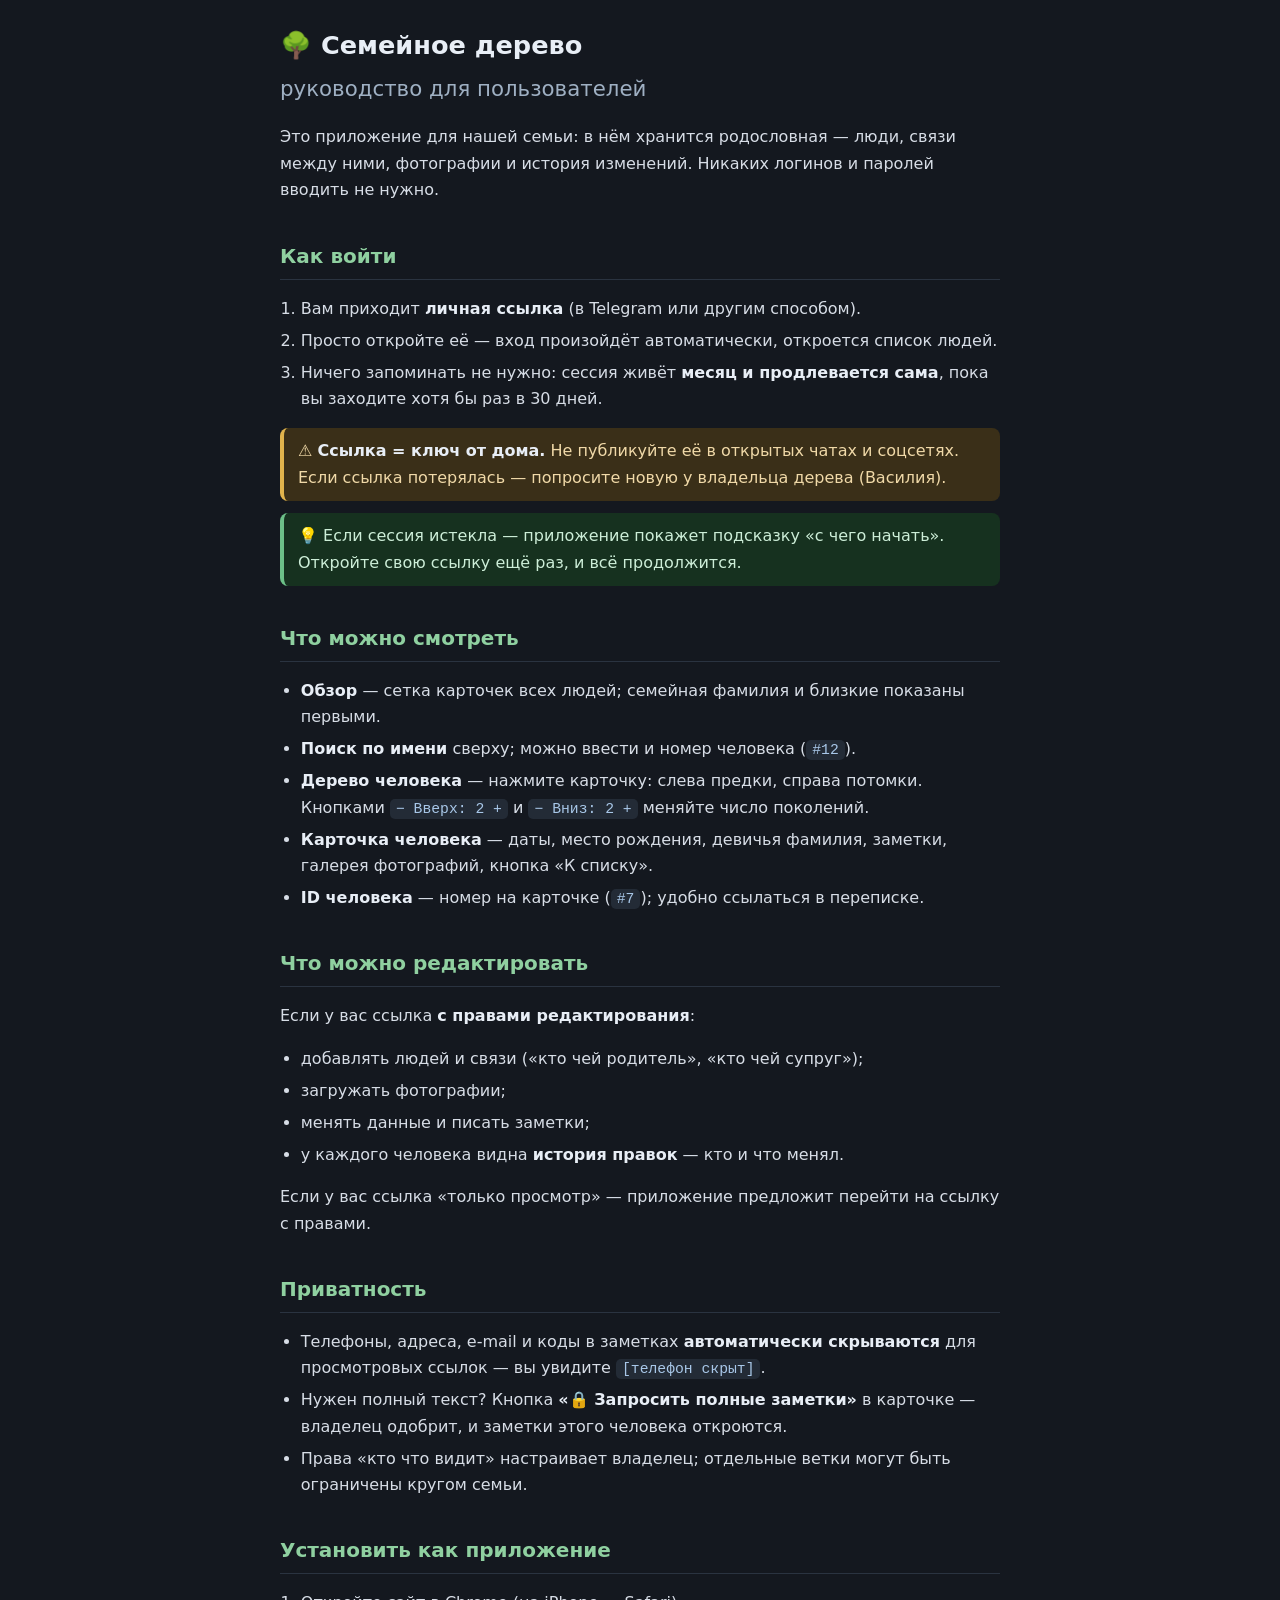
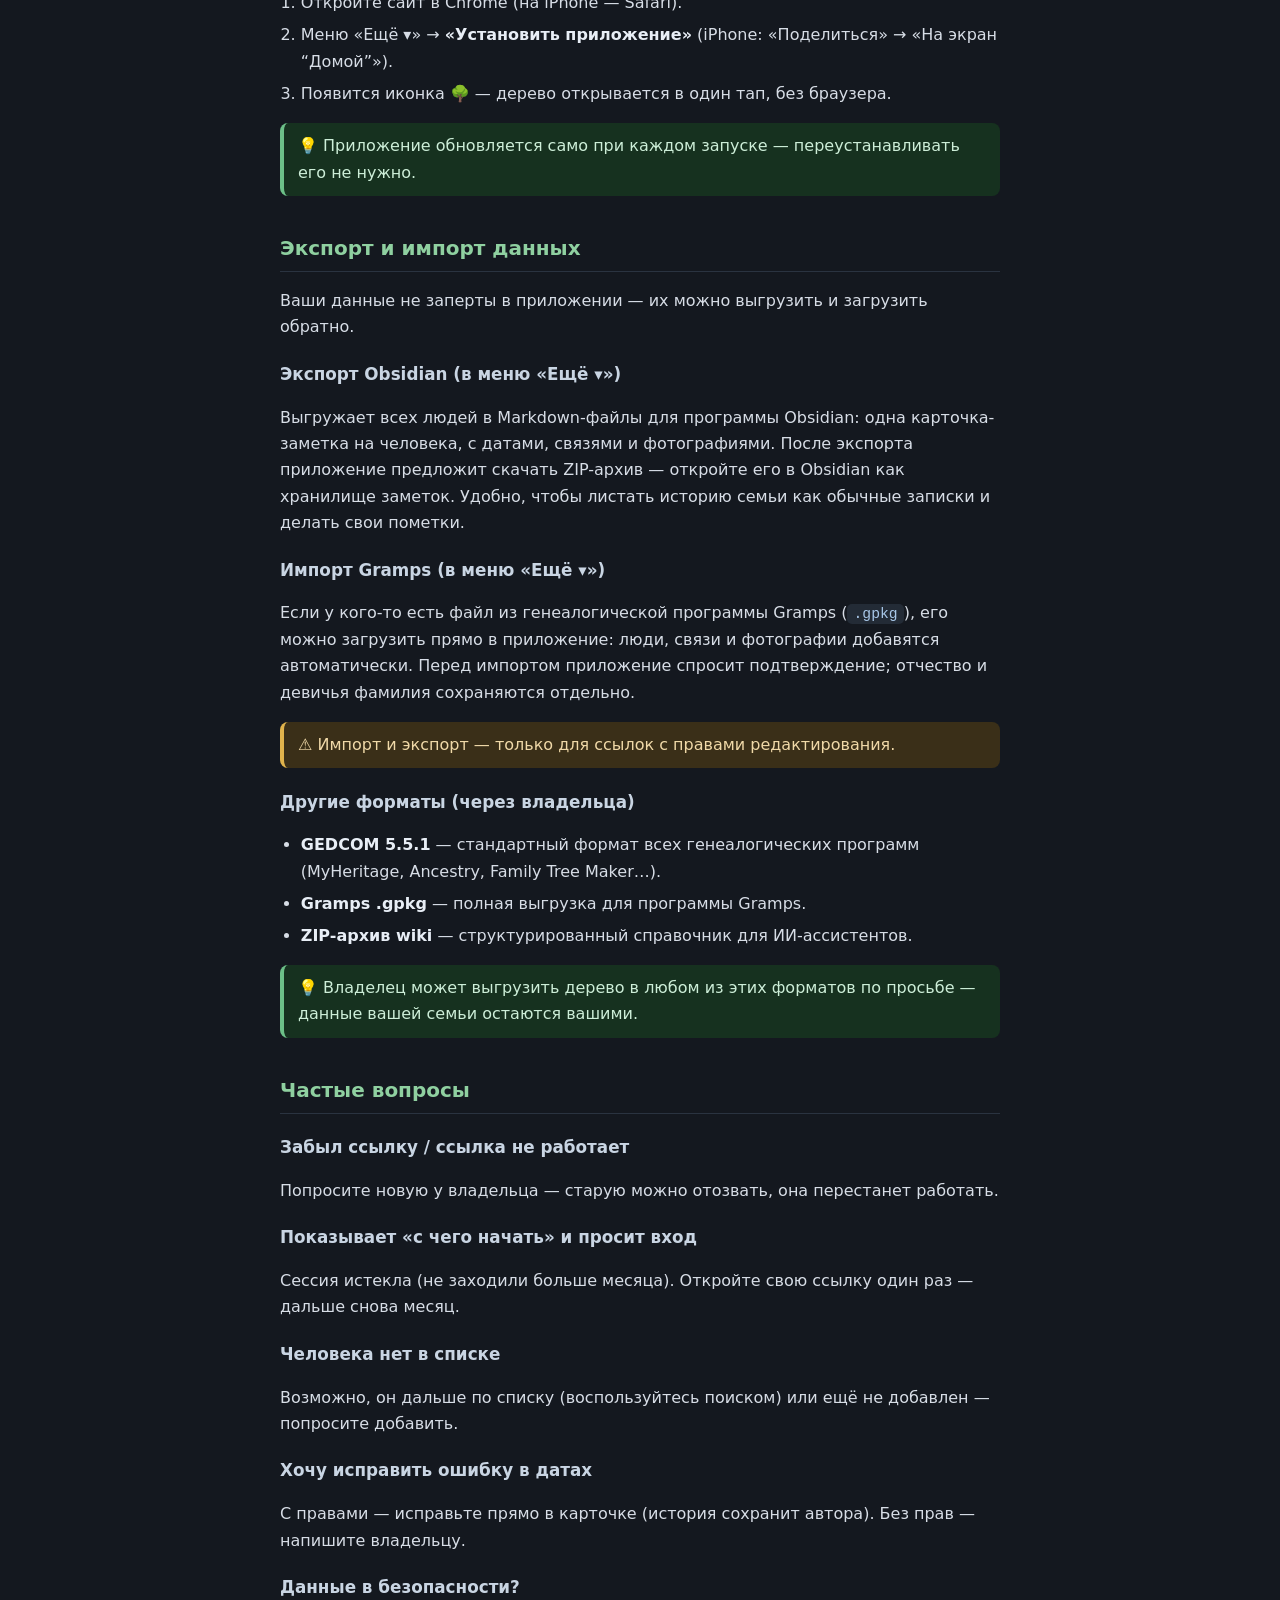
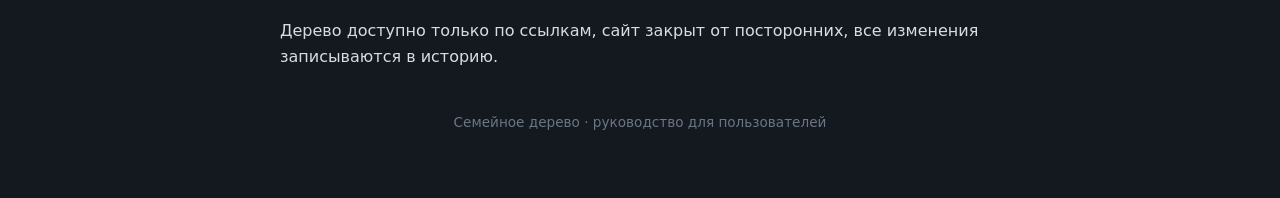
<file: docs/user_guide.html>
<!DOCTYPE html>
<html lang="ru" translate="no">
<head>
<meta charset="utf-8">
<meta name="viewport" content="width=device-width, initial-scale=1">
<title>🌳 Семейное дерево — руководство для пользователей</title>
<style>
  :root { color-scheme: dark; }
  * { box-sizing: border-box; }
  body {
    margin: 0; padding: 24px 16px 64px;
    font-family: system-ui, -apple-system, "Segoe UI", Roboto, sans-serif;
    background: #14181f; color: #d7dde6; line-height: 1.65;
  }
  main { max-width: 720px; margin: 0 auto; }
  h1 { color: #e8eef6; font-size: 1.6em; margin: 0 0 .4em; }
  h2 { color: #8fd0a0; font-size: 1.25em; margin: 1.8em 0 .5em; border-bottom: 1px solid #2a3340; padding-bottom: .3em; }
  h3 { color: #c9d5e3; font-size: 1.05em; margin: 1.2em 0 .4em; }
  p, li { font-size: 1em; }
  ul, ol { padding-left: 1.3em; }
  li { margin: .35em 0; }
  .warn {
    background: #3a2f18; border-left: 4px solid #e0b34c; color: #f0d9a8;
    padding: 10px 14px; border-radius: 8px; margin: 12px 0;
  }
  .tip {
    background: #16311f; border-left: 4px solid #6cc088; color: #cdeed8;
    padding: 10px 14px; border-radius: 8px; margin: 12px 0;
  }
  code, .mono { font-family: ui-monospace, Consolas, monospace; background: #232b36; padding: 2px 6px; border-radius: 5px; font-size: .92em; color: #a8c7e8; }
  strong { color: #e8eef6; }
  a { color: #7db8e8; }
  footer { margin-top: 3em; color: #6b7684; font-size: .85em; text-align: center; }
</style>
</head>
<body>
<main>

<h1>🌳 Семейное дерево<br><small style="font-weight:400;color:#9fb0c3">руководство для пользователей</small></h1>

<p>Это приложение для нашей семьи: в нём хранится родословная — люди, связи между ними,
фотографии и история изменений. Никаких логинов и паролей вводить не нужно.</p>

<h2>Как войти</h2>
<ol>
  <li>Вам приходит <strong>личная ссылка</strong> (в Telegram или другим способом).</li>
  <li>Просто откройте её — вход произойдёт автоматически, откроется список людей.</li>
  <li>Ничего запоминать не нужно: сессия живёт <strong>месяц и продлевается сама</strong>,
      пока вы заходите хотя бы раз в 30 дней.</li>
</ol>
<div class="warn">⚠️ <strong>Ссылка = ключ от дома.</strong> Не публикуйте её в открытых чатах и соцсетях.
Если ссылка потерялась — попросите новую у владельца дерева (Василия).</div>
<div class="tip">💡 Если сессия истекла — приложение покажет подсказку «с чего начать».
Откройте свою ссылку ещё раз, и всё продолжится.</div>

<h2>Что можно смотреть</h2>
<ul>
  <li><strong>Обзор</strong> — сетка карточек всех людей; семейная фамилия и близкие показаны первыми.</li>
  <li><strong>Поиск по имени</strong> сверху; можно ввести и номер человека (<code>#12</code>).</li>
  <li><strong>Дерево человека</strong> — нажмите карточку: слева предки, справа потомки.
      Кнопками <code>− Вверх: 2 +</code> и <code>− Вниз: 2 +</code> меняйте число поколений.</li>
  <li><strong>Карточка человека</strong> — даты, место рождения, девичья фамилия, заметки,
      галерея фотографий, кнопка «К списку».</li>
  <li><strong>ID человека</strong> — номер на карточке (<code>#7</code>); удобно ссылаться в переписке.</li>
</ul>

<h2>Что можно редактировать</h2>
<p>Если у вас ссылка <strong>с правами редактирования</strong>:</p>
<ul>
  <li>добавлять людей и связи («кто чей родитель», «кто чей супруг»);</li>
  <li>загружать фотографии;</li>
  <li>менять данные и писать заметки;</li>
  <li>у каждого человека видна <strong>история правок</strong> — кто и что менял.</li>
</ul>
<p>Если у вас ссылка «только просмотр» — приложение предложит перейти на ссылку с правами.</p>

<h2>Приватность</h2>
<ul>
  <li>Телефоны, адреса, e-mail и коды в заметках <strong>автоматически скрываются</strong>
      для просмотровых ссылок — вы увидите <code>[телефон скрыт]</code>.</li>
  <li>Нужен полный текст? Кнопка <strong>«🔒 Запросить полные заметки»</strong> в карточке —
      владелец одобрит, и заметки этого человека откроются.</li>
  <li>Права «кто что видит» настраивает владелец; отдельные ветки могут быть ограничены кругом семьи.</li>
</ul>

<h2>Установить как приложение</h2>
<ol>
  <li>Откройте сайт в Chrome (на iPhone — Safari).</li>
  <li>Меню «Ещё ▾» → <strong>«Установить приложение»</strong>
      (iPhone: «Поделиться» → «На экран “Домой”»).</li>
  <li>Появится иконка 🌳 — дерево открывается в один тап, без браузера.</li>
</ol>
<div class="tip">💡 Приложение обновляется само при каждом запуске — переустанавливать его не нужно.</div>

<h2>Экспорт и импорт данных</h2>
<p>Ваши данные не заперты в приложении — их можно выгрузить и загрузить обратно.</p>

<h3>Экспорт Obsidian (в меню «Ещё ▾»)</h3>
<p>Выгружает всех людей в Markdown-файлы для программы Obsidian: одна карточка-заметка
на человека, с датами, связями и фотографиями. После экспорта приложение предложит
скачать ZIP-архив — откройте его в Obsidian как хранилище заметок. Удобно, чтобы
листать историю семьи как обычные записки и делать свои пометки.</p>

<h3>Импорт Gramps (в меню «Ещё ▾»)</h3>
<p>Если у кого-то есть файл из генеалогической программы Gramps (<code>.gpkg</code>), его можно
загрузить прямо в приложение: люди, связи и фотографии добавятся автоматически.
Перед импортом приложение спросит подтверждение; отчество и девичья фамилия сохраняются отдельно.</p>
<div class="warn">⚠️ Импорт и экспорт — только для ссылок с правами редактирования.</div>

<h3>Другие форматы (через владельца)</h3>
<ul>
  <li><strong>GEDCOM 5.5.1</strong> — стандартный формат всех генеалогических программ
      (MyHeritage, Ancestry, Family Tree Maker…).</li>
  <li><strong>Gramps .gpkg</strong> — полная выгрузка для программы Gramps.</li>
  <li><strong>ZIP-архив wiki</strong> — структурированный справочник для ИИ-ассистентов.</li>
</ul>
<div class="tip">💡 Владелец может выгрузить дерево в любом из этих форматов по просьбе —
данные вашей семьи остаются вашими.</div>

<h2>Частые вопросы</h2>
<h3>Забыл ссылку / ссылка не работает</h3>
<p>Попросите новую у владельца — старую можно отозвать, она перестанет работать.</p>
<h3>Показывает «с чего начать» и просит вход</h3>
<p>Сессия истекла (не заходили больше месяца). Откройте свою ссылку один раз — дальше снова месяц.</p>
<h3>Человека нет в списке</h3>
<p>Возможно, он дальше по списку (воспользуйтесь поиском) или ещё не добавлен — попросите добавить.</p>
<h3>Хочу исправить ошибку в датах</h3>
<p>С правами — исправьте прямо в карточке (история сохранит автора). Без прав — напишите владельцу.</p>
<h3>Данные в безопасности?</h3>
<p>Дерево доступно только по ссылкам, сайт закрыт от посторонних, все изменения записываются в историю.</p>

<footer>Семейное дерево · руководство для пользователей</footer>
</main>
</body>
</html>
</file>
